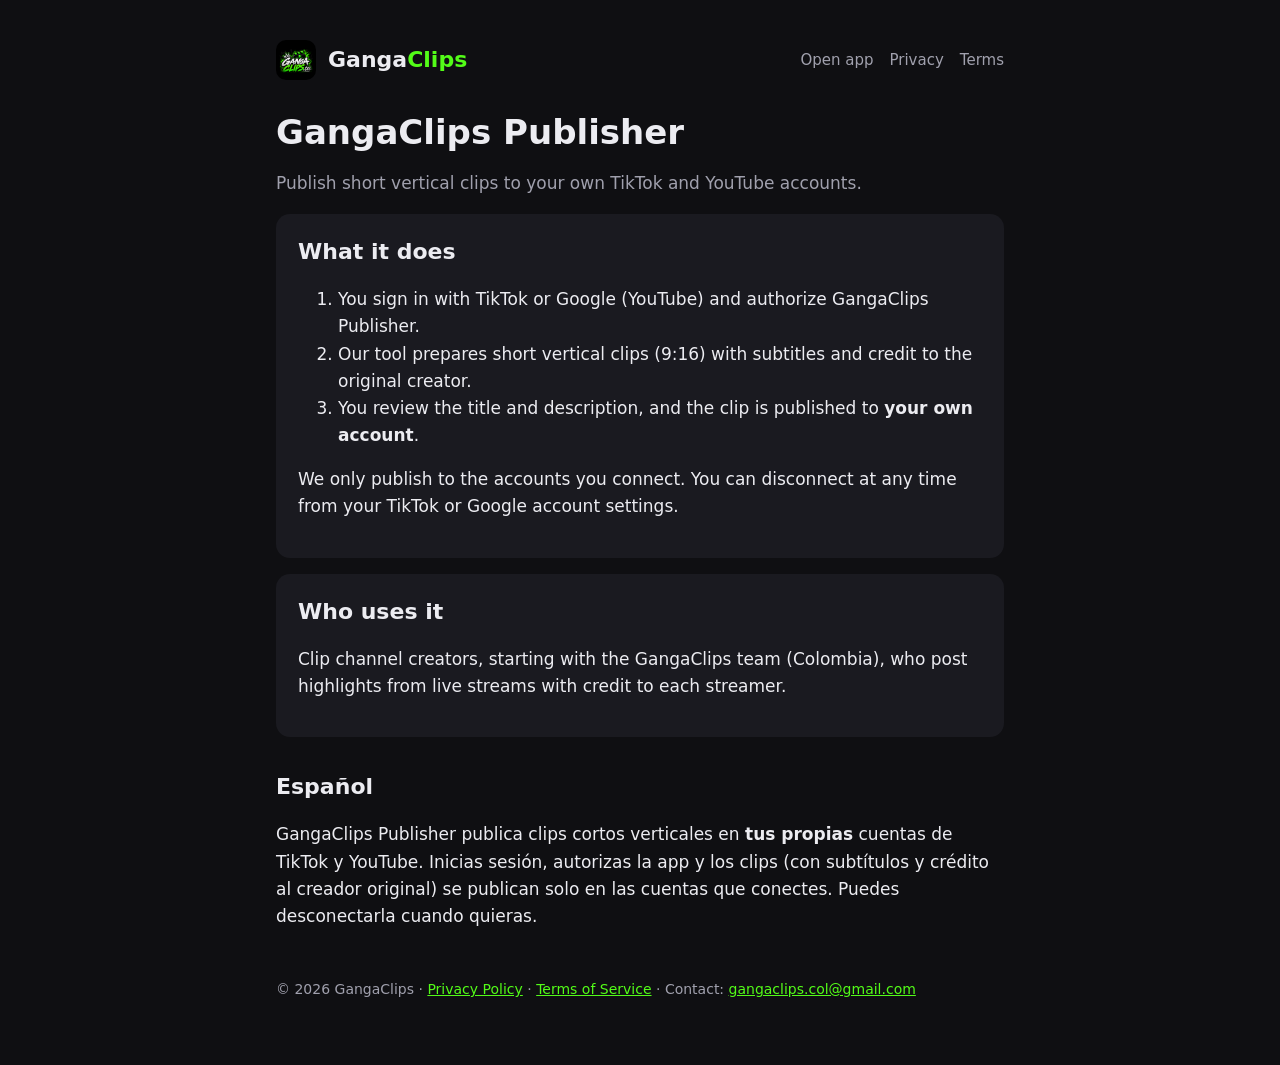
<file: index.html>
<!doctype html>
<html lang="en">
<head>
<meta charset="utf-8">
<meta name="viewport" content="width=device-width, initial-scale=1">
<title>GangaClips Publisher</title>
<meta name="description" content="Publish short vertical clips to your own TikTok and YouTube accounts.">
<link rel="stylesheet" href="style.css">
</head>
<body>
<main>
  <header><img src="logo.png" alt="" width="40" height="40" style="border-radius:10px"><a href="./">Ganga<span>Clips</span></a>
    <nav><a href="app.html?v=4">Open app</a><a href="privacy.html">Privacy</a><a href="terms.html">Terms</a></nav></header>

  <h1>GangaClips Publisher</h1>
  <p class="muted">Publish short vertical clips to your own TikTok and YouTube accounts.</p>

  <div class="card">
    <h2 style="margin-top:0">What it does</h2>
    <ol>
      <li>You sign in with TikTok or Google (YouTube) and authorize GangaClips Publisher.</li>
      <li>Our tool prepares short vertical clips (9:16) with subtitles and credit to the original creator.</li>
      <li>You review the title and description, and the clip is published to <strong>your own account</strong>.</li>
    </ol>
    <p>We only publish to the accounts you connect. You can disconnect at any time from your TikTok or Google account settings.</p>
  </div>

  <div class="card">
    <h2 style="margin-top:0">Who uses it</h2>
    <p>Clip channel creators, starting with the GangaClips team (Colombia), who post highlights from live streams with credit to each streamer.</p>
  </div>

  <h2>Español</h2>
  <p>GangaClips Publisher publica clips cortos verticales en <strong>tus propias</strong> cuentas de TikTok y YouTube. Inicias sesión, autorizas la app y los clips (con subtítulos y crédito al creador original) se publican solo en las cuentas que conectes. Puedes desconectarla cuando quieras.</p>

  <footer>© 2026 GangaClips · <a href="privacy.html">Privacy Policy</a> · <a href="terms.html">Terms of Service</a> · Contact: <a href="mailto:gangaclips.col@gmail.com">gangaclips.col@gmail.com</a></footer>
</main>
</body>
</html>
</file>
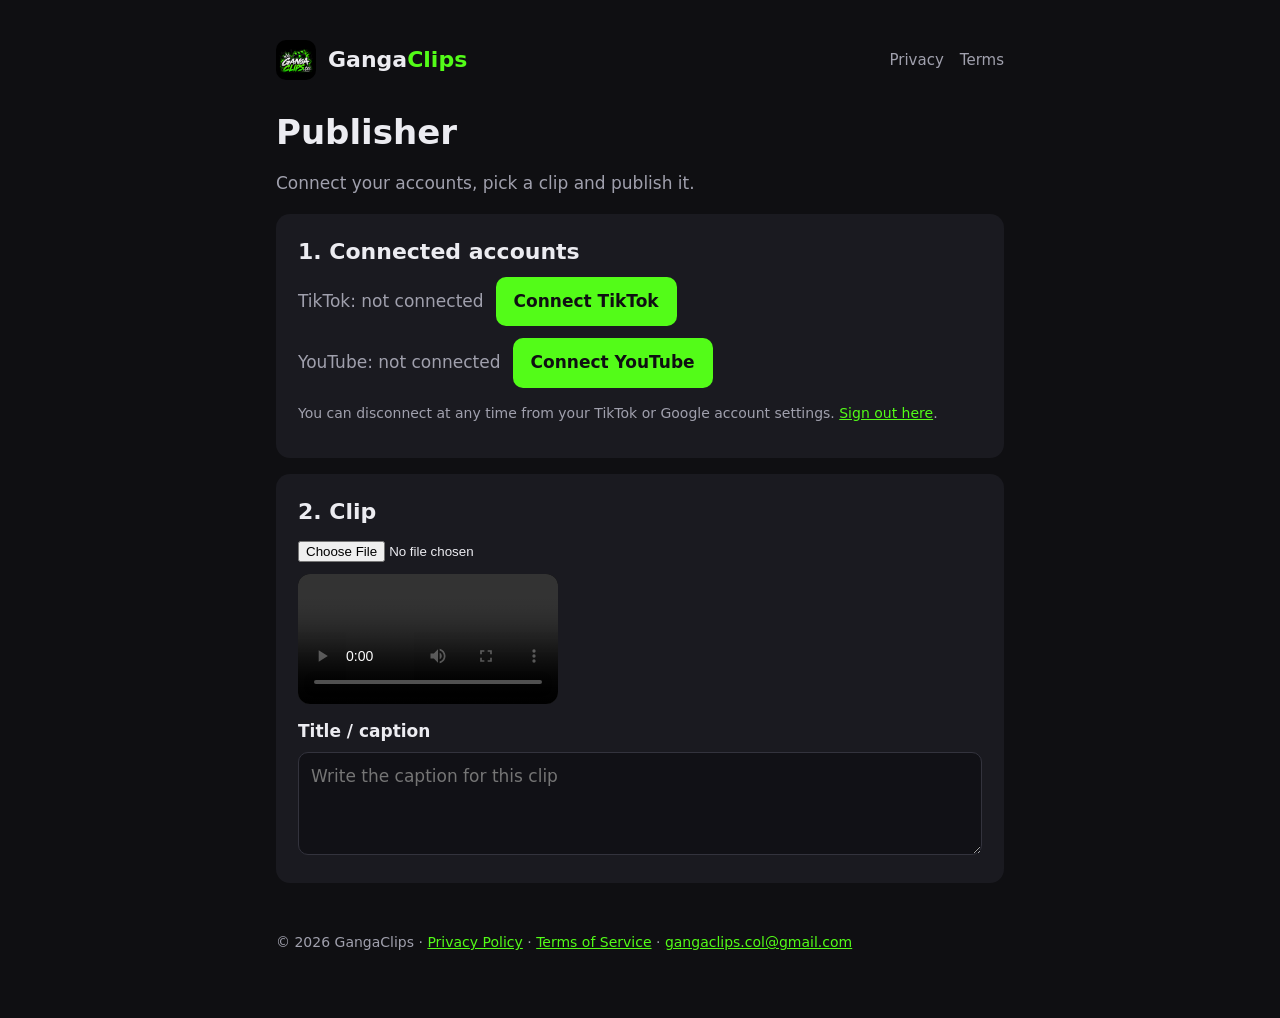
<file: app.html>
<!doctype html>
<html lang="en">
<head>
<meta charset="utf-8">
<meta name="viewport" content="width=device-width, initial-scale=1">
<title>GangaClips Publisher</title>
<meta name="robots" content="noindex">
<link rel="stylesheet" href="style.css">
<meta http-equiv="Cache-Control" content="no-cache">
<style>
  .row { display: flex; align-items: center; gap: 12px; flex-wrap: wrap; }
  .btn { padding: 11px 18px; border-radius: 10px; border: 0; font: inherit; font-weight: 700; cursor: pointer; background: var(--accent); color: #0f0f12; }
  .btn.sec { background: #2b2b33; color: var(--text); }
  .btn:disabled { opacity: .45; cursor: not-allowed; }
  .avatar { width: 44px; height: 44px; border-radius: 50%; object-fit: cover; }
  label { display: block; font-weight: 600; margin: 14px 0 6px; }
  input[type=text], textarea, select { width: 100%; padding: 10px 12px; border-radius: 10px; border: 1px solid #33333d; background: #111116; color: var(--text); font: inherit; }
  .check { display: flex; gap: 8px; align-items: center; font-weight: 500; margin: 6px 0; }
  video { width: 100%; max-width: 260px; border-radius: 12px; background: #000; display: block; margin-top: 10px; }
  .ok { color: var(--accent); } .err { color: #ff6b6b; }
  .small { font-size: 14px; }
  .tabs { display: flex; gap: 8px; margin: 8px 0 4px; }
</style>
</head>
<body>
<main>
  <header><img src="logo.png" alt="" width="40" height="40" style="border-radius:10px"><a href="./">Ganga<span>Clips</span></a>
    <nav><a href="privacy.html">Privacy</a><a href="terms.html">Terms</a></nav></header>

  <h1>Publisher</h1>
  <p class="muted">Connect your accounts, pick a clip and publish it.</p>

  <div class="card">
    <h2 style="margin-top:0">1. Connected accounts</h2>
    <div class="row" id="tt-row">
      <span id="tt-who" class="muted">TikTok: not connected</span>
      <button class="btn" id="tt-connect">Connect TikTok</button>
    </div>
    <div class="row" style="margin-top:12px">
      <span id="yt-who" class="muted">YouTube: not connected</span>
      <button class="btn" id="yt-connect">Connect YouTube</button>
    </div>
    <p class="small muted" style="margin-top:14px">You can disconnect at any time from your TikTok or Google account settings. <a href="#" id="logout">Sign out here</a>.</p>
  </div>

  <div class="card">
    <h2 style="margin-top:0">2. Clip</h2>
    <input type="file" id="file" accept="video/mp4,video/quicktime">
    <video id="preview" controls playsinline hidden></video>
    <label for="title">Title / caption</label>
    <textarea id="title" rows="3" maxlength="2200" placeholder="Write the caption for this clip"></textarea>
  </div>

  <div class="card" id="tt-card" hidden>
    <h2 style="margin-top:0">3. Post to TikTok</h2>
    <p class="small muted" id="tt-posting-as"></p>
    <label for="privacy">Who can view this video</label>
    <select id="privacy"><option value="" selected disabled>Select privacy</option></select>
    <label>Allow users to</label>
    <div class="check"><input type="checkbox" id="c-comment"><span>Comment</span></div>
    <div class="check"><input type="checkbox" id="c-duet"><span>Duet</span></div>
    <div class="check"><input type="checkbox" id="c-stitch"><span>Stitch</span></div>
    <label>Content disclosure</label>
    <div class="check"><input type="checkbox" id="disclose"><span>Disclose video content (promotes a brand, product or service)</span></div>
    <div id="disclose-opts" hidden style="margin-left:26px">
      <div class="check"><input type="checkbox" id="b-own"><span>Your brand — you are promoting yourself or your own business</span></div>
      <div class="check"><input type="checkbox" id="b-paid"><span>Branded content — you are promoting another brand or a third party</span></div>
      <p class="small muted" id="disclose-label"></p>
    </div>
    <p class="small muted" id="consent">By posting, you agree to TikTok's <a href="https://www.tiktok.com/legal/page/global/music-usage-confirmation/en" target="_blank" rel="noopener">Music Usage Confirmation</a>.</p>
    <button class="btn" id="tt-post" disabled>Post to TikTok</button>
    <p id="tt-status" class="small"></p>
  </div>

  <div class="card" id="yt-card" hidden>
    <h2 style="margin-top:0">4. Upload to YouTube</h2>
    <label for="yt-privacy">Visibility</label>
    <select id="yt-privacy"><option value="private">Private</option><option value="unlisted">Unlisted</option><option value="public">Public</option></select>
    <p class="small muted">By uploading, you agree to the <a href="https://www.youtube.com/t/terms" target="_blank" rel="noopener">YouTube Terms of Service</a>.</p>
    <button class="btn" id="yt-post" disabled>Upload to YouTube</button>
    <p id="yt-status" class="small"></p>
  </div>

  <footer>© 2026 GangaClips · <a href="privacy.html">Privacy Policy</a> · <a href="terms.html">Terms of Service</a> · <a href="mailto:gangaclips.col@gmail.com">gangaclips.col@gmail.com</a></footer>
</main>
<script>
const API = "https://gangaclips-api.gangaclips.workers.dev"; // se ajusta al desplegar el Worker
const $ = (id) => document.getElementById(id);
const store = { get(k) { try { return localStorage.getItem(k); } catch { return null; } }, set(k, v) { try { localStorage.setItem(k, v); } catch {} }, del(k) { try { localStorage.removeItem(k); } catch {} } };
const session = () => store.get("gc_session");
const call = async (path, opts = {}) => {
  const r = await fetch(API + path, { ...opts, headers: { ...(opts.headers || {}), ...(session() ? { Authorization: "Bearer " + session() } : {}) } });
  const d = await r.json();
  // TikTok responde siempre con error.code = "ok" cuando todo salió bien.
  if (typeof d.error === "string") throw new Error(d.error);
  if (d.error && d.error.code && d.error.code !== "ok") throw new Error(d.error.message || d.error.code);
  return d;
};
let cfg = null, creator = null, video = null, me = null;

async function connect(kind) {
  cfg = cfg || await call("/config");
  const state = kind + "-" + crypto.randomUUID();
  store.set("gc_state", state);
  const u = kind === "tt"
    ? "https://www.tiktok.com/v2/auth/authorize/?" + new URLSearchParams({ client_key: cfg.tiktok_client_key, scope: "user.info.basic,video.publish,video.upload", response_type: "code", redirect_uri: cfg.redirect, state })
    : "https://accounts.google.com/o/oauth2/v2/auth?" + new URLSearchParams({ client_id: cfg.google_client_id, redirect_uri: cfg.redirect, response_type: "code", scope: "https://www.googleapis.com/auth/youtube.upload", access_type: "offline", prompt: "consent", state });
  location.href = u;
}
$("tt-connect").onclick = () => connect("tt");
$("yt-connect").onclick = () => connect("yt");
$("logout").onclick = async (e) => { e.preventDefault(); try { await call("/logout", { method: "POST" }); } catch {} store.del("gc_session"); location.reload(); };

async function load() {
  if (!session()) return;
  me = await call("/me");
  if (me.tiktok) {
    $("tt-who").innerHTML = "";
    const img = document.createElement("img"); img.className = "avatar"; img.src = me.tiktok.avatar_url; img.alt = "";
    const name = document.createElement("span"); name.className = "ok"; name.textContent = "TikTok: " + me.tiktok.display_name + " ✓";
    $("tt-who").append(img, " ", name);
    $("tt-connect").textContent = "Switch account";
    creator = (await call("/tiktok/creator")).data;
    $("tt-card").hidden = false;
    $("tt-posting-as").textContent = "Posting as " + (creator.creator_nickname || me.tiktok.display_name) + (creator.creator_username ? " (@" + creator.creator_username + ")" : "");
    for (const p of creator.privacy_level_options || []) {
      const o = document.createElement("option"); o.value = p;
      o.textContent = { PUBLIC_TO_EVERYONE: "Everyone", MUTUAL_FOLLOW_FRIENDS: "Friends", FOLLOWER_OF_CREATOR: "Followers", SELF_ONLY: "Only me" }[p] || p;
      $("privacy").append(o);
    }
    if (creator.comment_disabled) $("c-comment").disabled = true;
    if (creator.duet_disabled) $("c-duet").disabled = true;
    if (creator.stitch_disabled) $("c-stitch").disabled = true;
  }
  if (me.youtube) {
    $("yt-who").innerHTML = '<span class="ok">YouTube: connected ✓</span>';
    $("yt-connect").textContent = "Reconnect";
    $("yt-card").hidden = false;
  }
  refresh();
}

$("file").onchange = () => {
  const f = $("file").files[0]; if (!f) return;
  video = f; $("preview").src = URL.createObjectURL(f); $("preview").hidden = false;
  $("preview").onloadedmetadata = refresh;
  if (!$("title").value) $("title").value = f.name.replace(/\.\w+$/, "");
};
for (const id of ["privacy", "disclose", "b-own", "b-paid", "title"]) $(id).addEventListener("input", refresh);

function refresh() {
  $("disclose-opts").hidden = !$("disclose").checked;
  const paid = $("disclose").checked && $("b-paid").checked, own = $("disclose").checked && $("b-own").checked;
  $("disclose-label").textContent = paid ? 'Your video will be labeled as "Paid partnership".' : own ? 'Your video will be labeled as "Promotional content".' : "";
  // El contenido de marca no puede ser privado ("Only me").
  const selfOnly = [...$("privacy").options].find((o) => o.value === "SELF_ONLY");
  if (selfOnly) { selfOnly.disabled = paid; selfOnly.title = paid ? "Branded content visibility cannot be set to private." : ""; if (paid && $("privacy").value === "SELF_ONLY") $("privacy").value = ""; }
  $("consent").innerHTML = paid
    ? 'By posting, you agree to TikTok\'s <a href="https://www.tiktok.com/legal/page/global/bc-policy/en" target="_blank" rel="noopener">Branded Content Policy</a> and <a href="https://www.tiktok.com/legal/page/global/music-usage-confirmation/en" target="_blank" rel="noopener">Music Usage Confirmation</a>.'
    : 'By posting, you agree to TikTok\'s <a href="https://www.tiktok.com/legal/page/global/music-usage-confirmation/en" target="_blank" rel="noopener">Music Usage Confirmation</a>.';
  const dur = $("preview").duration || 0, max = creator && creator.max_video_post_duration_sec;
  const tooLong = max && dur > max;
  $("tt-status").textContent = tooLong ? `This clip is ${Math.round(dur)} s; your account allows up to ${max} s.` : $("tt-status").textContent;
  const discloseOk = !$("disclose").checked || own || paid;
  $("tt-post").disabled = !(video && $("privacy").value && discloseOk && !tooLong);
  $("yt-post").disabled = !video;
}

$("tt-post").onclick = async () => {
  $("tt-post").disabled = true; $("tt-status").className = "small"; $("tt-status").textContent = "Uploading to TikTok…";
  try {
    const q = new URLSearchParams({ title: $("title").value, privacy: $("privacy").value,
      disable_comment: $("c-comment").checked ? "0" : "1", disable_duet: $("c-duet").checked ? "0" : "1", disable_stitch: $("c-stitch").checked ? "0" : "1",
      brand_organic: $("disclose").checked && $("b-own").checked ? "1" : "0", brand_content: $("disclose").checked && $("b-paid").checked ? "1" : "0" });
    const { publish_id } = await call("/tiktok/post?" + q, { method: "POST", headers: { "Content-Type": "video/mp4" }, body: video });
    $("tt-status").textContent = "Sent. TikTok is processing your video; it may take a few minutes to appear on your profile.";
    for (let i = 0; i < 30; i++) {
      await new Promise((r) => setTimeout(r, 4000));
      const s = (await call("/tiktok/status?id=" + encodeURIComponent(publish_id))).data || {};
      if (s.status === "PUBLISH_COMPLETE") { $("tt-status").className = "small ok"; $("tt-status").textContent = "Posted to TikTok ✓"; return; }
      if (s.status === "FAILED") throw new Error("TikTok could not publish: " + (s.fail_reason || "unknown reason"));
    }
  } catch (e) { $("tt-status").className = "small err"; $("tt-status").textContent = e.message; refresh(); }
};

$("yt-post").onclick = async () => {
  $("yt-post").disabled = true; $("yt-status").className = "small"; $("yt-status").textContent = "Uploading to YouTube…";
  try {
    const q = new URLSearchParams({ title: $("title").value.split("\n")[0], description: $("title").value, privacy: $("yt-privacy").value });
    const d = await call("/youtube/upload?" + q, { method: "POST", headers: { "Content-Type": "video/mp4" }, body: video });
    $("yt-status").className = "small ok";
    $("yt-status").innerHTML = 'Uploaded to YouTube ✓ <a target="_blank" rel="noopener"></a>';
    const a = $("yt-status").querySelector("a"); a.href = d.url; a.textContent = d.url;
  } catch (e) { $("yt-status").className = "small err"; $("yt-status").textContent = e.message; refresh(); }
};

load().catch((e) => { $("tt-who").textContent = "Error: " + e.message; });
</script>
</body>
</html>
</file>
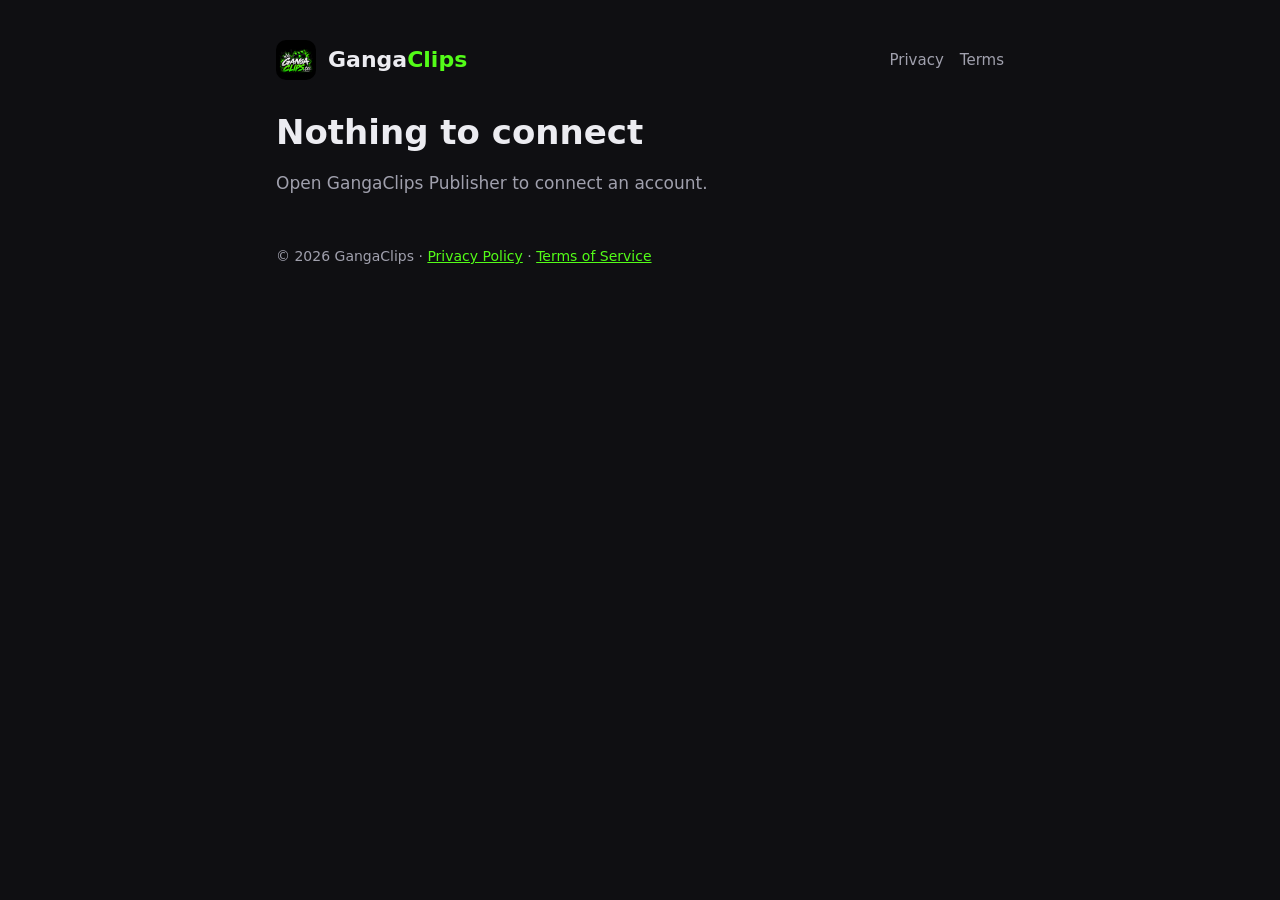
<file: callback.html>
<!doctype html>
<html lang="en">
<head>
<meta charset="utf-8">
<meta name="viewport" content="width=device-width, initial-scale=1">
<title>Account connected</title>
<meta name="robots" content="noindex">
<link rel="stylesheet" href="style.css">
</head>
<body>
<main>
  <header><img src="logo.png" alt="" width="40" height="40" style="border-radius:10px"><a href="./">Ganga<span>Clips</span></a>
    <nav><a href="privacy.html">Privacy</a><a href="terms.html">Terms</a></nav></header>
  <h1 id="t">Connecting…</h1>
  <p class="muted" id="m"></p>
  <div class="card" id="box" hidden>
    <p>Copy this authorization code back into GangaClips Publisher to finish connecting your account:</p>
    <p><code id="code" style="word-break:break-all"></code></p>
    <button id="copy" style="padding:10px 16px;border-radius:10px;border:0;background:var(--accent);font-weight:700;cursor:pointer">Copy code</button>
  </div>
  <footer>© 2026 GangaClips · <a href="privacy.html">Privacy Policy</a> · <a href="terms.html">Terms of Service</a></footer>
</main>
<script>
  const API = 'https://gangaclips-api.gangaclips.workers.dev';
  const q = new URLSearchParams(location.search);
  const code = q.get('code'), err = q.get('error'), state = q.get('state') || '';
  const red = state.startsWith('http://localhost:') ? state : null;
  const mem = { get(k) { try { return localStorage.getItem(k); } catch { return null; } }, set(k, v) { try { localStorage.setItem(k, v); } catch {} } };
  if (code && red) { location.replace(red + '?' + q.toString()); }
  else if (code && /^(tt|yt)-/.test(state) && state === mem.get('gc_state')) {
    // Conexión desde app.html: el servidor cambia el código por el permiso y volvemos a la app.
    document.getElementById('t').textContent = 'Connecting your account…';
    fetch(API + (state.startsWith('tt-') ? '/auth/tiktok' : '/auth/youtube'), {
      method: 'POST', headers: { 'Content-Type': 'application/json' },
      body: JSON.stringify({ code, session: mem.get('gc_session') }),
    }).then((r) => r.json()).then((d) => {
      if (d.error) throw new Error(d.error);
      mem.set('gc_session', d.session);
      location.replace('app.html?t=' + Date.now());
    }).catch((e) => { document.getElementById('t').textContent = 'Could not connect'; document.getElementById('m').textContent = e.message; });
  }
  else if (code) {
    document.getElementById('t').textContent = 'Account authorized ✓';
    document.getElementById('code').textContent = code;
    document.getElementById('box').hidden = false;
    document.getElementById('copy').onclick = () => navigator.clipboard.writeText(code);
  } else {
    document.getElementById('t').textContent = err ? 'Authorization cancelled' : 'Nothing to connect';
    document.getElementById('m').textContent = err ? 'You did not authorize GangaClips Publisher. You can close this page.' : 'Open GangaClips Publisher to connect an account.';
  }
  history.replaceState(null, '', location.pathname);
</script>
</body>
</html>
</file>
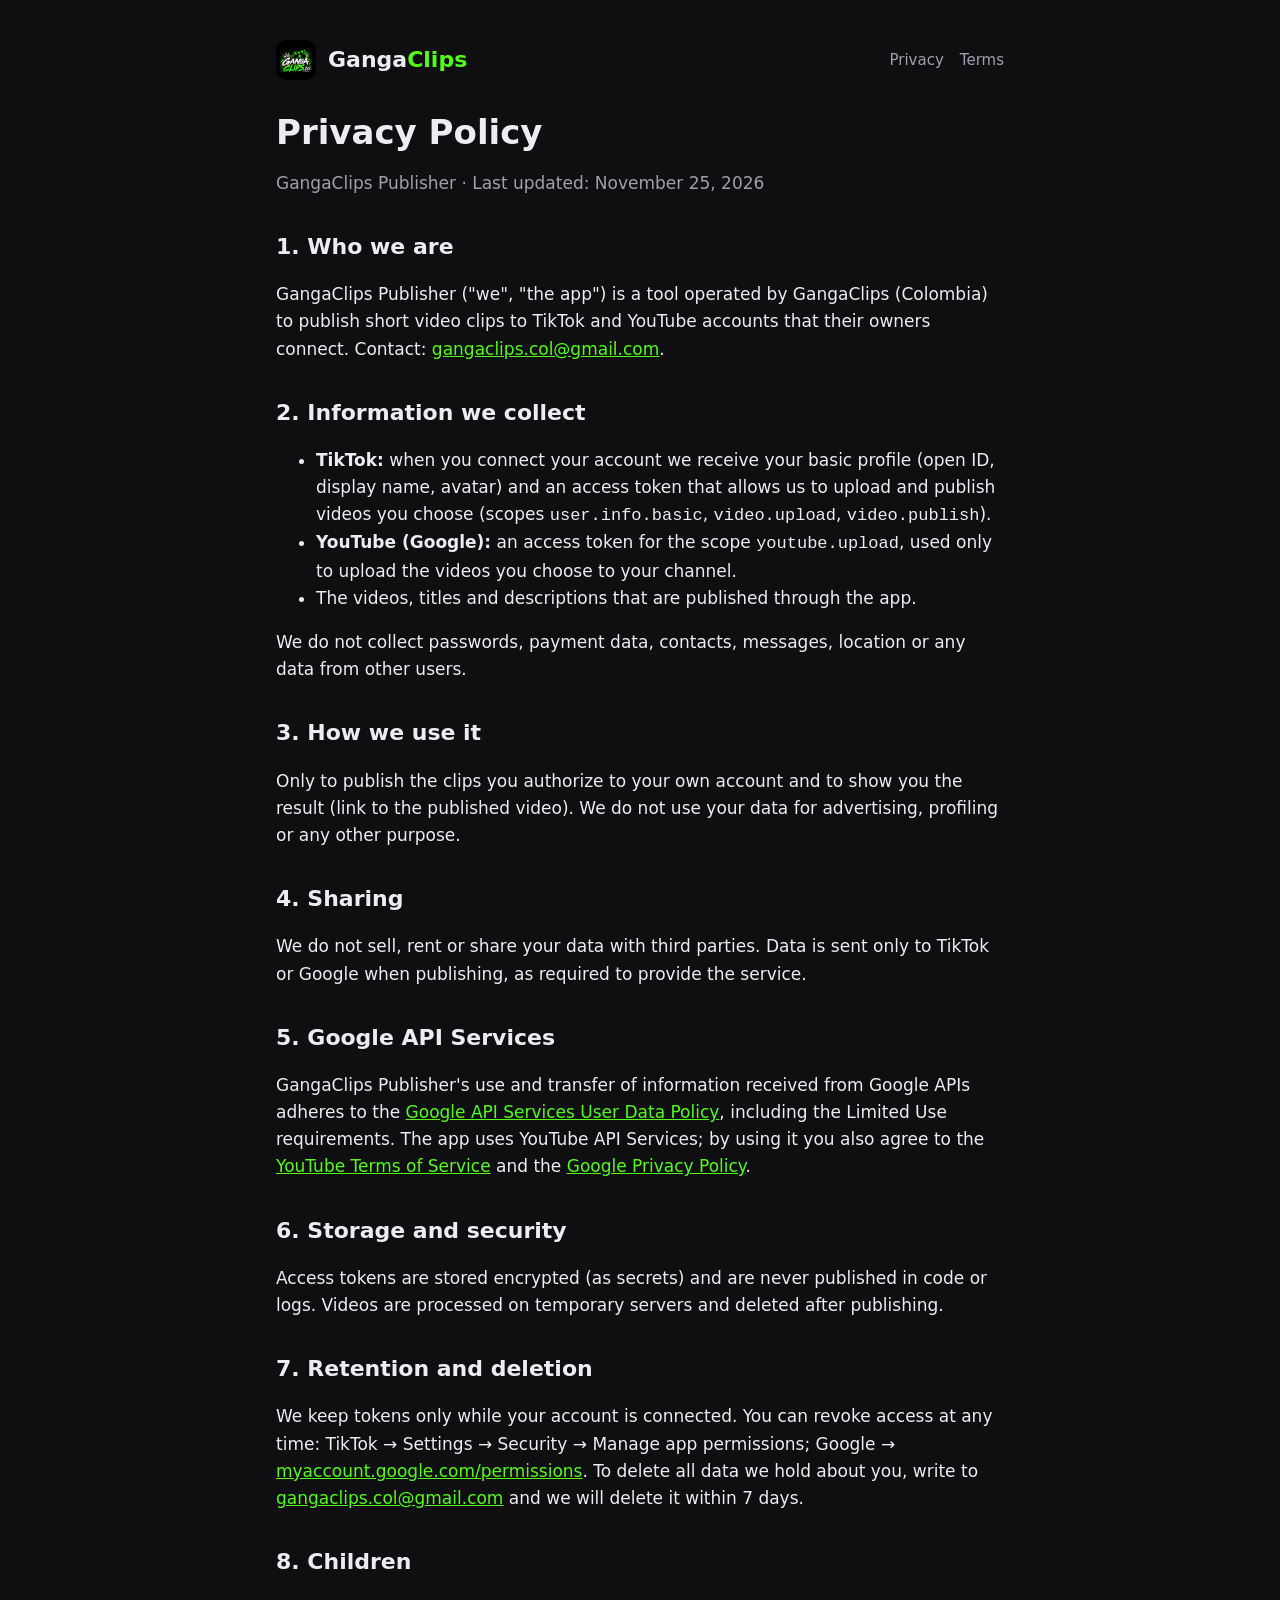
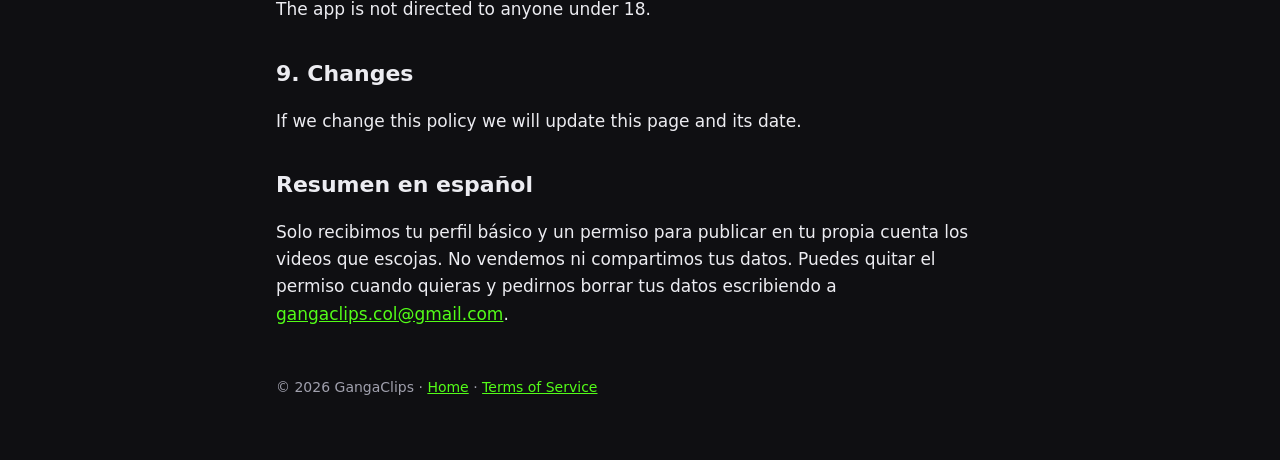
<file: privacy.html>
<!doctype html>
<html lang="en">
<head>
<meta charset="utf-8">
<meta name="viewport" content="width=device-width, initial-scale=1">
<title>Privacy Policy</title>
<link rel="stylesheet" href="style.css">
</head>
<body>
<main>
  <header><img src="logo.png" alt="" width="40" height="40" style="border-radius:10px"><a href="./">Ganga<span>Clips</span></a>
    <nav><a href="privacy.html">Privacy</a><a href="terms.html">Terms</a></nav></header>

  <h1>Privacy Policy</h1>
  <p class="muted">GangaClips Publisher · Last updated: November 25, 2026</p>

  <h2>1. Who we are</h2>
  <p>GangaClips Publisher ("we", "the app") is a tool operated by GangaClips (Colombia) to publish short video clips to TikTok and YouTube accounts that their owners connect. Contact: <a href="mailto:gangaclips.col@gmail.com">gangaclips.col@gmail.com</a>.</p>

  <h2>2. Information we collect</h2>
  <ul>
    <li><strong>TikTok:</strong> when you connect your account we receive your basic profile (open ID, display name, avatar) and an access token that allows us to upload and publish videos you choose (scopes <code>user.info.basic</code>, <code>video.upload</code>, <code>video.publish</code>).</li>
    <li><strong>YouTube (Google):</strong> an access token for the scope <code>youtube.upload</code>, used only to upload the videos you choose to your channel.</li>
    <li>The videos, titles and descriptions that are published through the app.</li>
  </ul>
  <p>We do not collect passwords, payment data, contacts, messages, location or any data from other users.</p>

  <h2>3. How we use it</h2>
  <p>Only to publish the clips you authorize to your own account and to show you the result (link to the published video). We do not use your data for advertising, profiling or any other purpose.</p>

  <h2>4. Sharing</h2>
  <p>We do not sell, rent or share your data with third parties. Data is sent only to TikTok or Google when publishing, as required to provide the service.</p>

  <h2>5. Google API Services</h2>
  <p>GangaClips Publisher's use and transfer of information received from Google APIs adheres to the <a href="https://developers.google.com/terms/api-services-user-data-policy">Google API Services User Data Policy</a>, including the Limited Use requirements. The app uses YouTube API Services; by using it you also agree to the <a href="https://www.youtube.com/t/terms">YouTube Terms of Service</a> and the <a href="https://policies.google.com/privacy">Google Privacy Policy</a>.</p>

  <h2>6. Storage and security</h2>
  <p>Access tokens are stored encrypted (as secrets) and are never published in code or logs. Videos are processed on temporary servers and deleted after publishing.</p>

  <h2>7. Retention and deletion</h2>
  <p>We keep tokens only while your account is connected. You can revoke access at any time: TikTok → Settings → Security → Manage app permissions; Google → <a href="https://myaccount.google.com/permissions">myaccount.google.com/permissions</a>. To delete all data we hold about you, write to <a href="mailto:gangaclips.col@gmail.com">gangaclips.col@gmail.com</a> and we will delete it within 7 days.</p>

  <h2>8. Children</h2>
  <p>The app is not directed to anyone under 18.</p>

  <h2>9. Changes</h2>
  <p>If we change this policy we will update this page and its date.</p>

  <h2>Resumen en español</h2>
  <p>Solo recibimos tu perfil básico y un permiso para publicar en tu propia cuenta los videos que escojas. No vendemos ni compartimos tus datos. Puedes quitar el permiso cuando quieras y pedirnos borrar tus datos escribiendo a <a href="mailto:gangaclips.col@gmail.com">gangaclips.col@gmail.com</a>.</p>

  <footer>© 2026 GangaClips · <a href="./">Home</a> · <a href="terms.html">Terms of Service</a></footer>
</main>
</body>
</html>
</file>
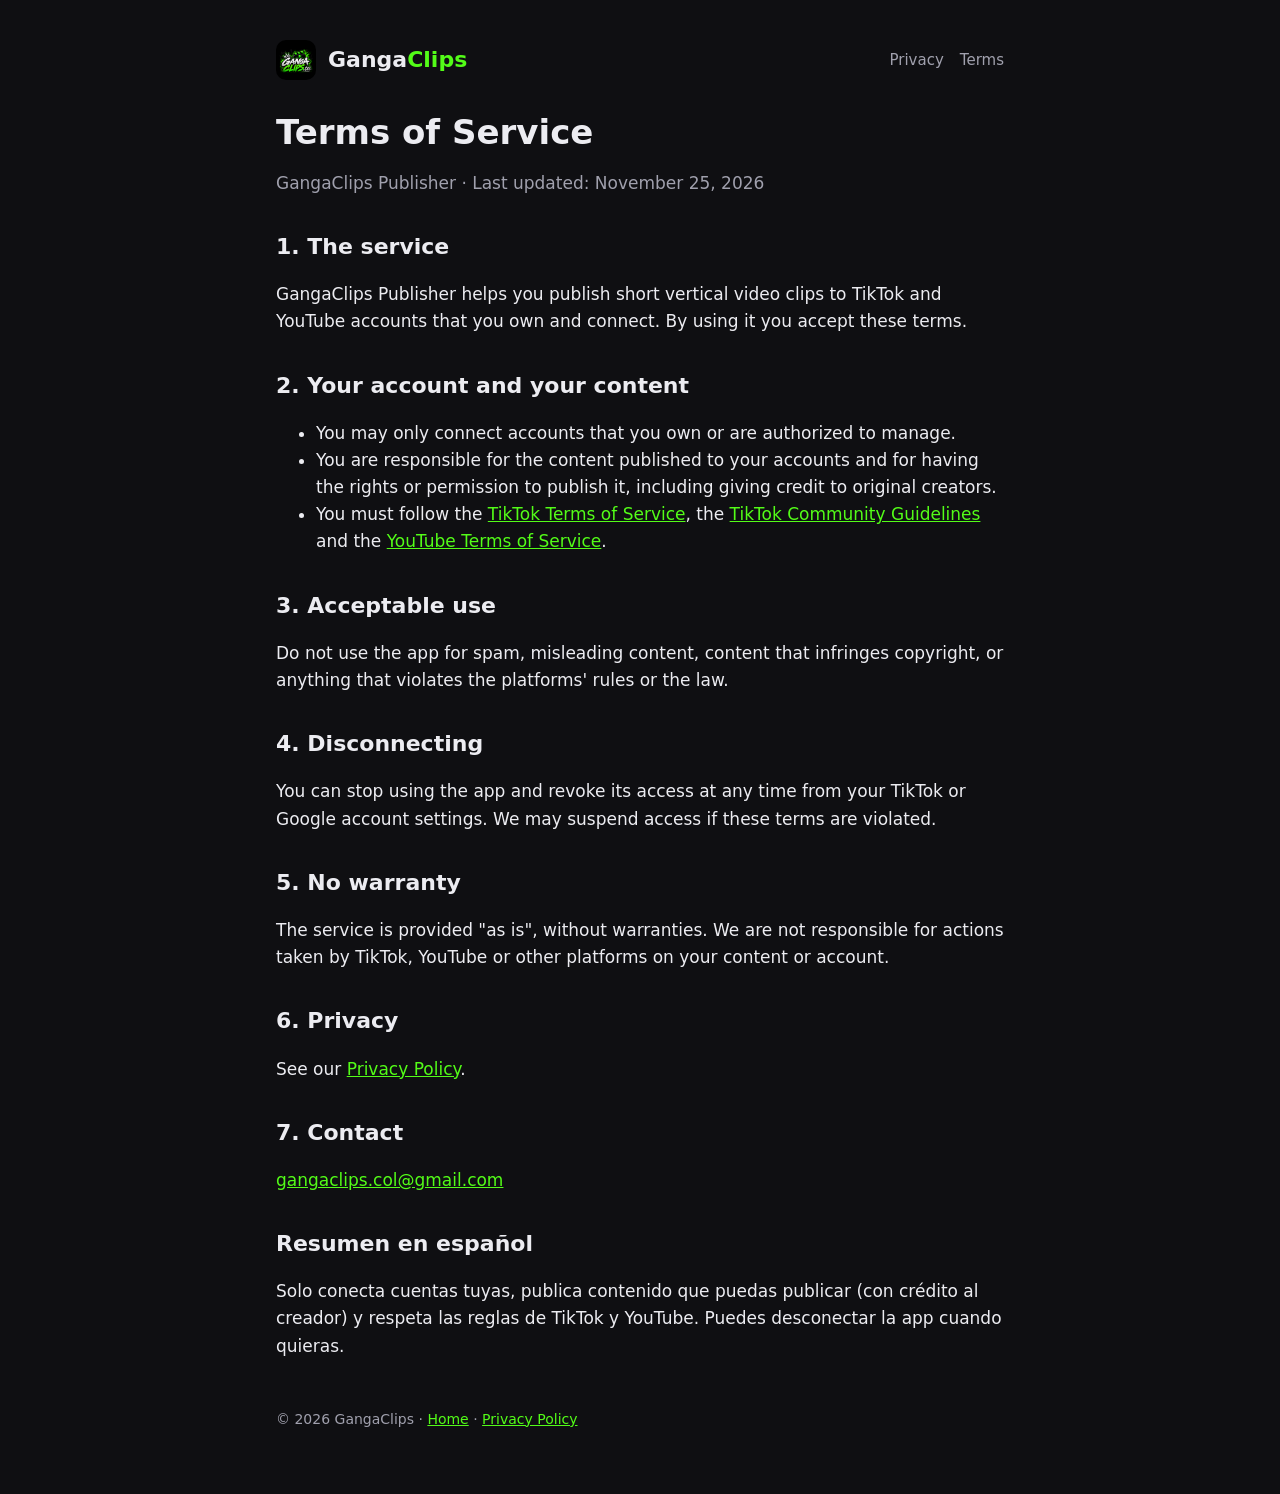
<file: terms.html>
<!doctype html>
<html lang="en">
<head>
<meta charset="utf-8">
<meta name="viewport" content="width=device-width, initial-scale=1">
<title>Terms of Service</title>
<link rel="stylesheet" href="style.css">
</head>
<body>
<main>
  <header><img src="logo.png" alt="" width="40" height="40" style="border-radius:10px"><a href="./">Ganga<span>Clips</span></a>
    <nav><a href="privacy.html">Privacy</a><a href="terms.html">Terms</a></nav></header>

  <h1>Terms of Service</h1>
  <p class="muted">GangaClips Publisher · Last updated: November 25, 2026</p>

  <h2>1. The service</h2>
  <p>GangaClips Publisher helps you publish short vertical video clips to TikTok and YouTube accounts that you own and connect. By using it you accept these terms.</p>

  <h2>2. Your account and your content</h2>
  <ul>
    <li>You may only connect accounts that you own or are authorized to manage.</li>
    <li>You are responsible for the content published to your accounts and for having the rights or permission to publish it, including giving credit to original creators.</li>
    <li>You must follow the <a href="https://www.tiktok.com/legal/terms-of-service">TikTok Terms of Service</a>, the <a href="https://www.tiktok.com/community-guidelines">TikTok Community Guidelines</a> and the <a href="https://www.youtube.com/t/terms">YouTube Terms of Service</a>.</li>
  </ul>

  <h2>3. Acceptable use</h2>
  <p>Do not use the app for spam, misleading content, content that infringes copyright, or anything that violates the platforms' rules or the law.</p>

  <h2>4. Disconnecting</h2>
  <p>You can stop using the app and revoke its access at any time from your TikTok or Google account settings. We may suspend access if these terms are violated.</p>

  <h2>5. No warranty</h2>
  <p>The service is provided "as is", without warranties. We are not responsible for actions taken by TikTok, YouTube or other platforms on your content or account.</p>

  <h2>6. Privacy</h2>
  <p>See our <a href="privacy.html">Privacy Policy</a>.</p>

  <h2>7. Contact</h2>
  <p><a href="mailto:gangaclips.col@gmail.com">gangaclips.col@gmail.com</a></p>

  <h2>Resumen en español</h2>
  <p>Solo conecta cuentas tuyas, publica contenido que puedas publicar (con crédito al creador) y respeta las reglas de TikTok y YouTube. Puedes desconectar la app cuando quieras.</p>

  <footer>© 2026 GangaClips · <a href="./">Home</a> · <a href="privacy.html">Privacy Policy</a></footer>
</main>
</body>
</html>
</file>
<file: style.css>
:root { --bg: #0f0f12; --card: #1a1a20; --text: #ececf1; --muted: #a0a0ad; --accent: #53fc18; }
* { box-sizing: border-box; }
body { margin: 0; background: var(--bg); color: var(--text); font: 17px/1.6 system-ui, -apple-system, "Segoe UI", Roboto, sans-serif; }
main { max-width: 760px; margin: 0 auto; padding: 40px 16px 64px; }
header { display: flex; align-items: center; gap: 12px; margin-bottom: 32px; }
header a { color: var(--text); text-decoration: none; font-weight: 800; font-size: 22px; }
header span { color: var(--accent); }
nav { margin-left: auto; display: flex; gap: 16px; font-size: 15px; }
nav a { color: var(--muted); font-weight: 500; font-size: 15px; }
h1 { font-size: 34px; line-height: 1.2; margin: 0 0 12px; }
h2 { font-size: 22px; margin: 32px 0 8px; }
p, li { color: var(--text); }
.muted { color: var(--muted); }
.card { background: var(--card); border-radius: 14px; padding: 20px 22px; margin: 16px 0; }
a { color: var(--accent); }
footer { margin-top: 48px; color: var(--muted); font-size: 14px; }
@media (max-width: 520px) { header { flex-wrap: wrap; } nav { margin-left: 0; } h1 { font-size: 28px; } }
</file>
